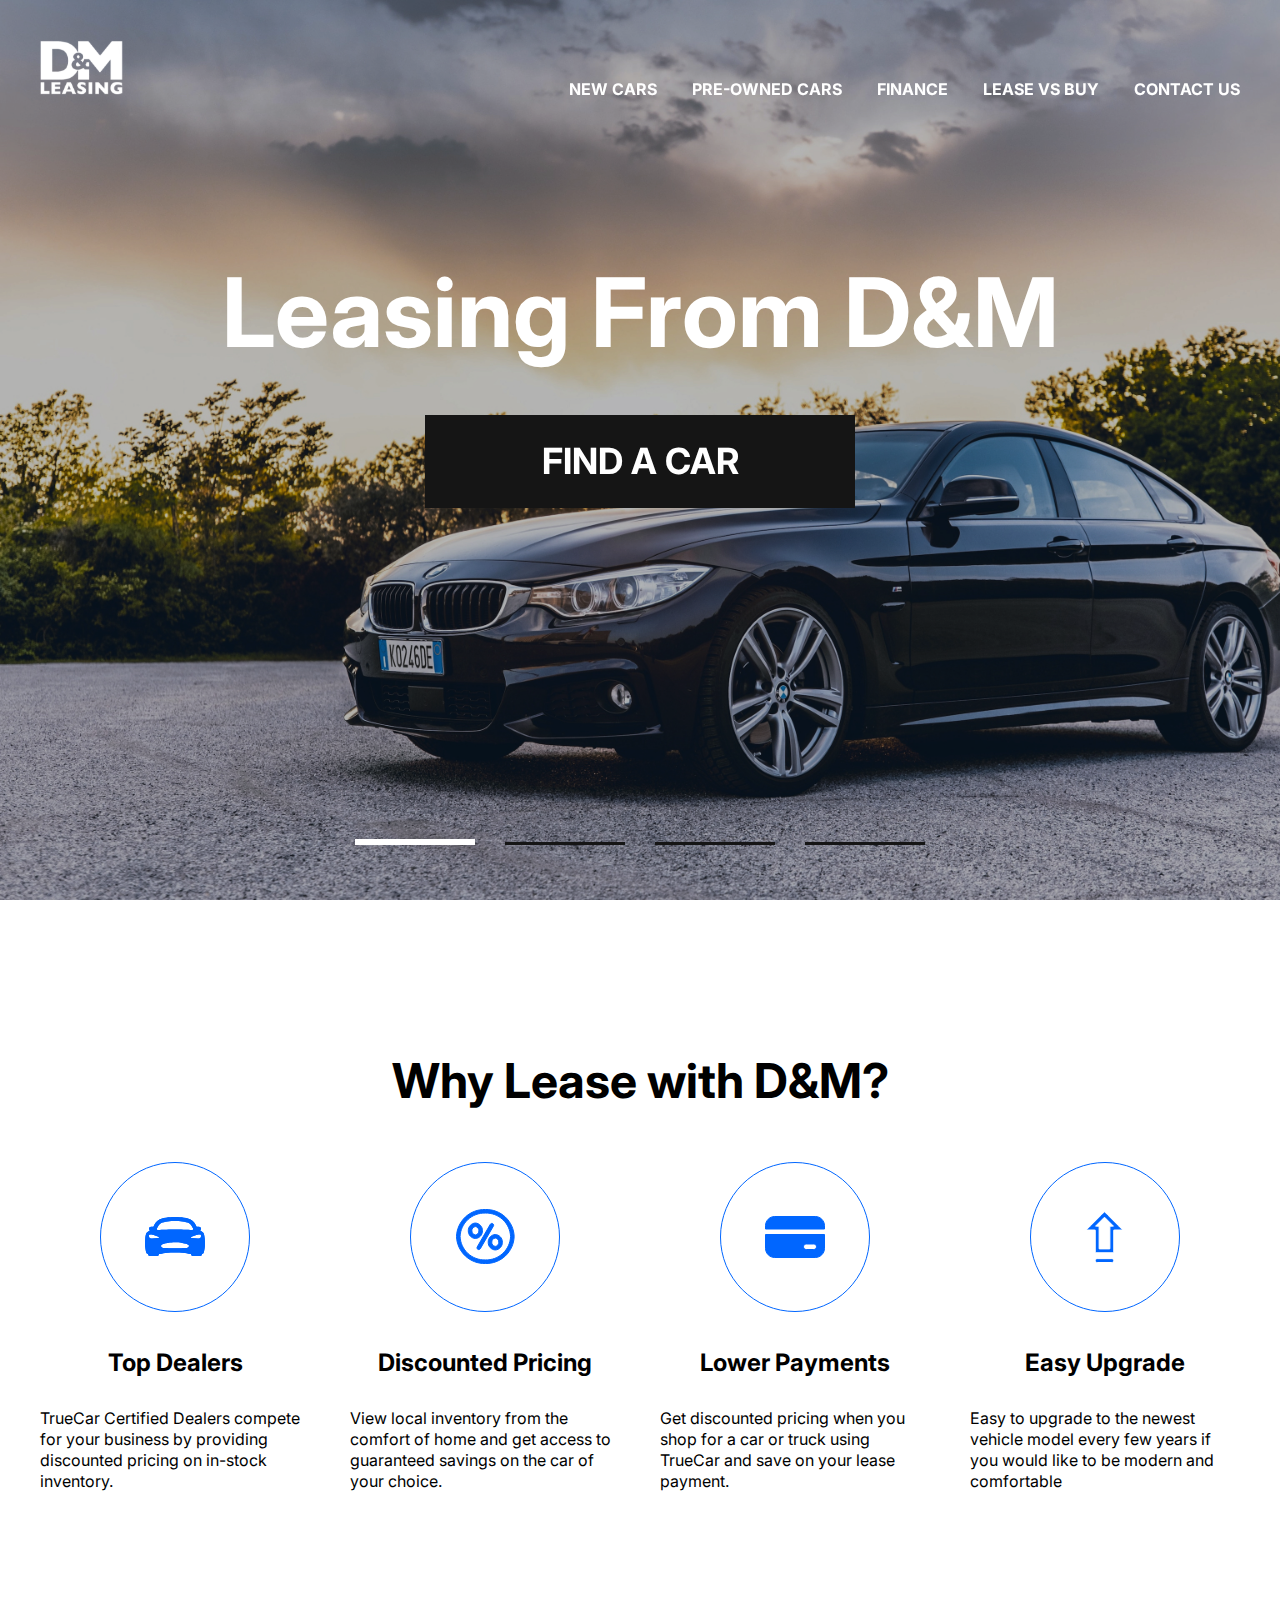
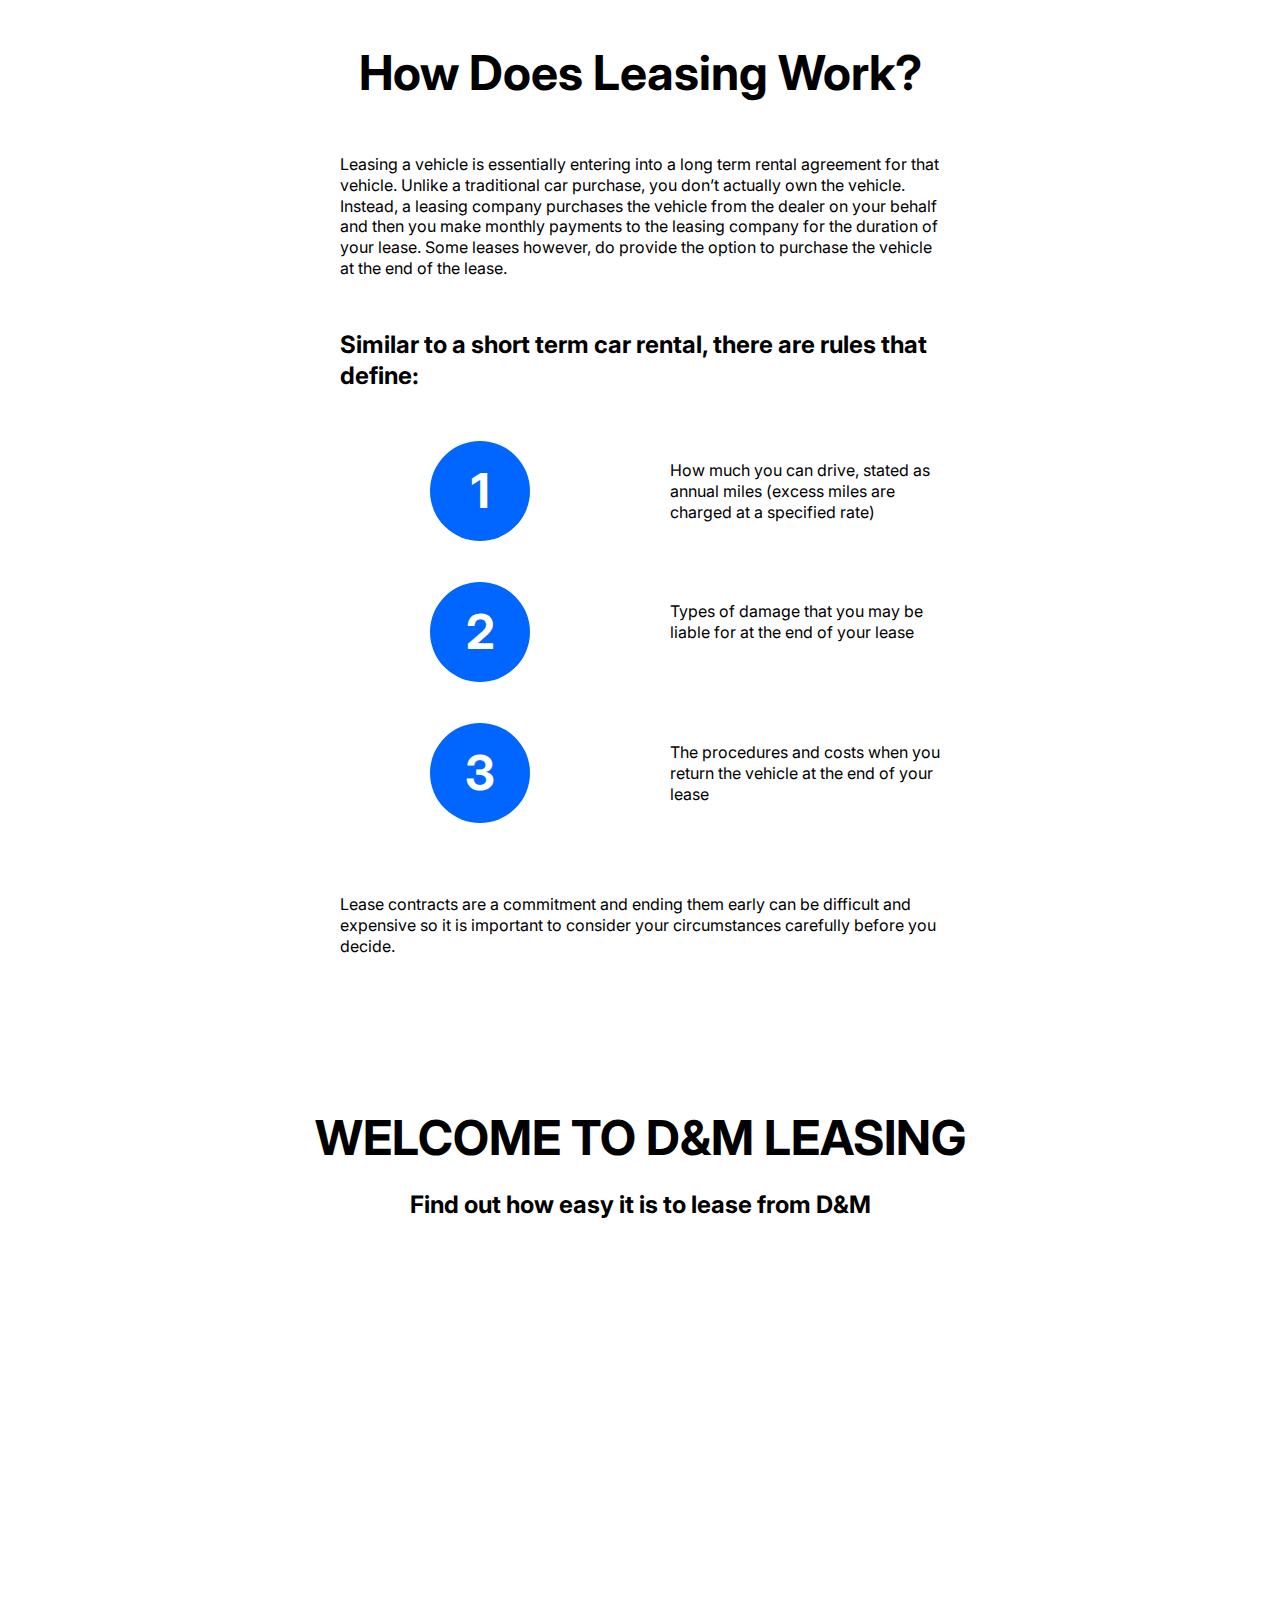
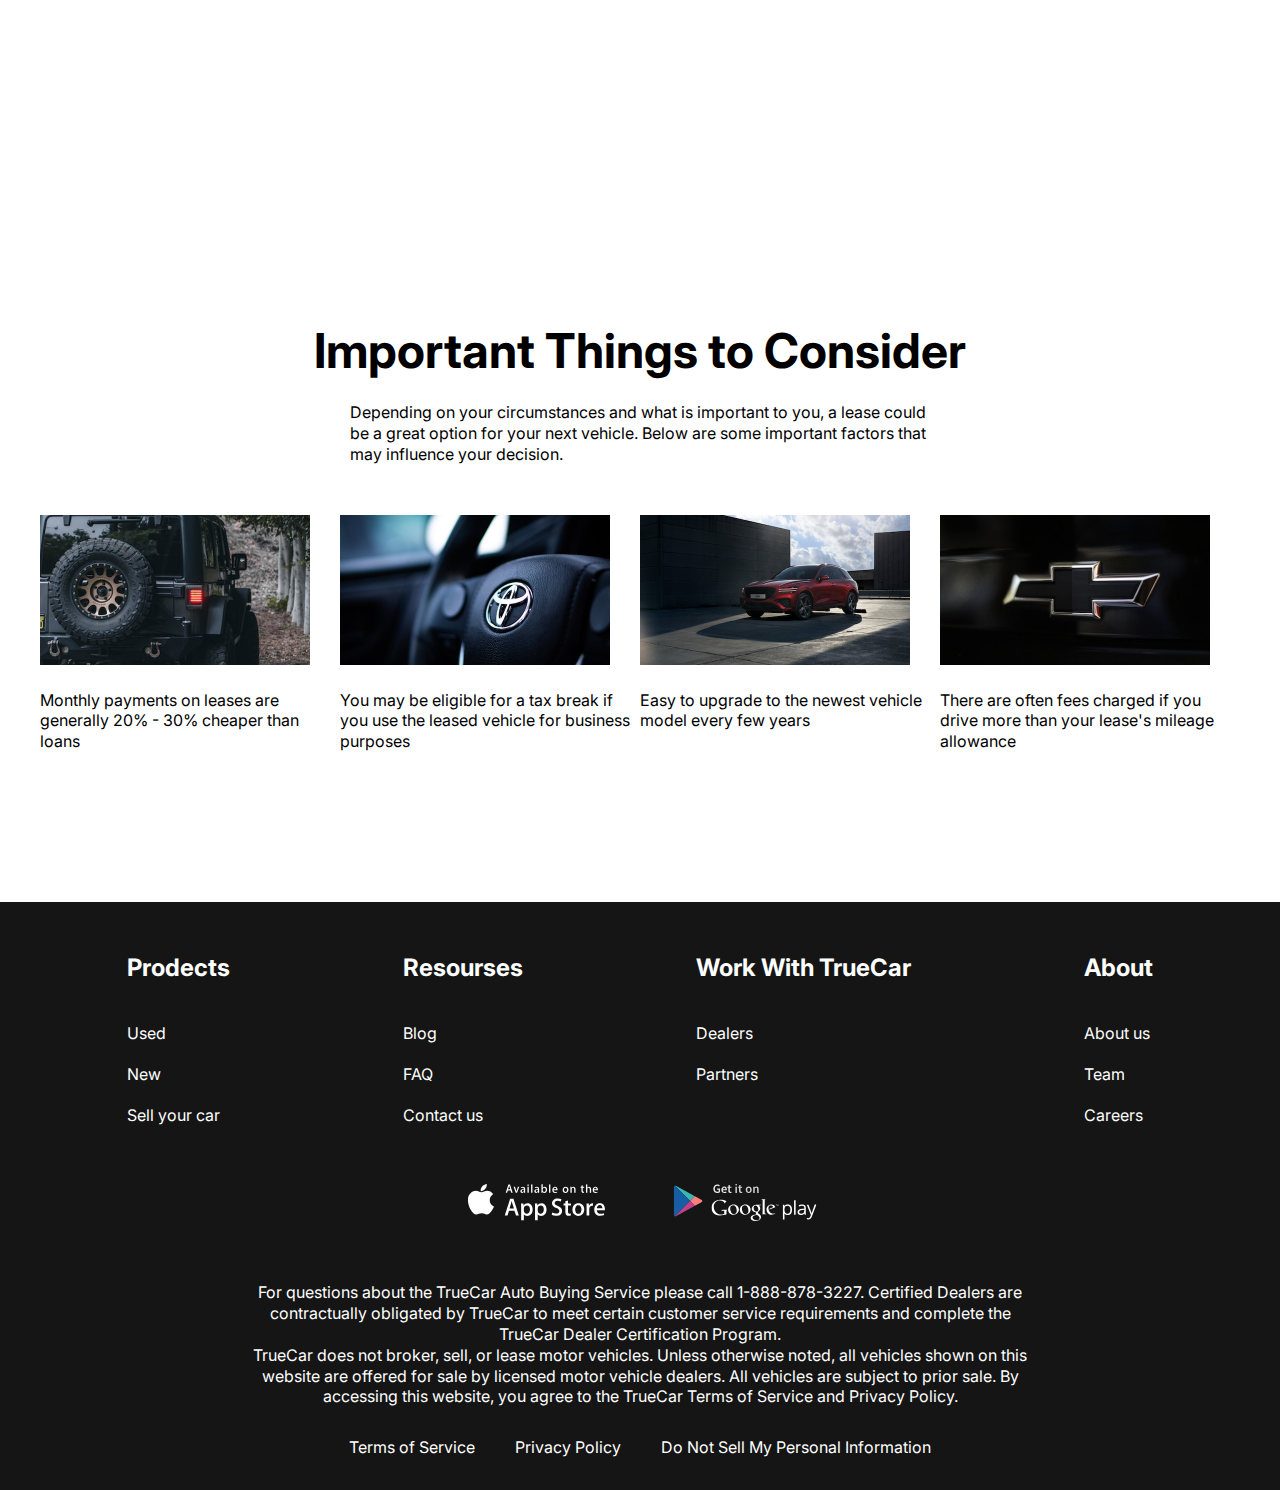
<file: index.html>
<!DOCTYPE html>
<html lang="en">
<head>
    <meta charset="UTF-8">
    <meta name="viewport" content="width=device-width, initial-scale=1.0">
    <title>Document</title>
    <link rel="preconnect" href="https://fonts.googleapis.com">
    <link rel="preconnect" href="https://fonts.gstatic.com" crossorigin>
    <link href="https://fonts.googleapis.com/css2?family=Inter:wght@400;700&display=swap" rel="stylesheet">
    <link rel="stylesheet" href="https://cdn.jsdelivr.net/npm/swiper@10/swiper-bundle.min.css"/>
    <link rel="stylesheet" href="css/style.css">
</head>
<body>
    
    <div class="wrapper">
        <header class="header header-main">
            <div class="container">
                <div class="header__inner">
                    <a href="index.html" class="logo">
                        <img src="img/logo.svg" alt="logo" class="logo__img">
                    </a>
                    <nav class="menu">
                        <button class="menu__btn">
                            <span></span>
                            <span></span>
                            <span></span>
                        </button>
                        <ul class="menu__list">
                            <li class="menu__list-item"><a href="new-car.html" class="menu__list-link">New Cars</a></li>
                            <li class="menu__list-item"><a href="#" class="menu__list-link">Pre-Owned Cars</a></li>
                            <li class="menu__list-item"><a href="#" class="menu__list-link">Finance</a></li>
                            <li class="menu__list-item"><a href="#" class="menu__list-link">Lease Vs Buy</a></li>
                            <li class="menu__list-item"><a href="contact.html" class="menu__list-link">Contact Us</a></li>
                        </ul>
                    </nav>
                </div>
            </div>
        </header>
        <main class="main">
            <section class="top">
                <div class="container">
                    <h1 class="title">
                        Leasing From D&M
                    </h1>
                    <a href="#" class="top__link">
                        FIND A CAR
                    </a>
                </div>
            </section>
            <div class="slider">
                <div class="swiper">
                    <div class="swiper-wrapper">
                        <div class="swiper-slide" style="background-image: url('img/slide1.jpg');"></div>
                        <div class="swiper-slide" style="background-image: url('img/slide2.jpg');"></div>
                        <div class="swiper-slide" style="background-image: url('img/slide1.jpg');"></div>
                        <div class="swiper-slide" style="background-image: url('img/slide2.jpg');"></div>
                    </div>
                    <div class="swiper-pagination"></div>
                </div>
            </div>
            <section class="why-lease">
                <div class="container">
                    <h2 class="section-title">
                        Why Lease with D&M?
                    </h2>
                    <ul class="why-lease__list">
                        <li class="why-lease__item">
                            <img class="why-lease__item-img" src="img/why-lease1.svg" alt="dealer">
                            <h3 class="why-lease__item-title">
                                Top Dealers
                            </h3>
                            <p class="why-lease__item-text">
                                TrueCar Certified Dealers compete for your business by providing discounted pricing on in-stock inventory.
                            </p>
                        </li>
                        <li class="why-lease__item">
                            <img class="why-lease__item-img" src="img/why-lease2.svg" alt="discounted">
                            <h3 class="why-lease__item-title">
                                Discounted Pricing
                            </h3>
                            <p class="why-lease__item-text">
                                View local inventory from the comfort of home and get access to guaranteed savings on the car of your choice.
                            </p>
                        </li>
                        <li class="why-lease__item">
                            <img class="why-lease__item-img" src="img/why-lease3.svg" alt="lower">
                            <h3 class="why-lease__item-title">
                                Lower Payments
                            </h3>
                            <p class="why-lease__item-text">
                                Get discounted pricing when you shop for a car or truck using TrueCar and save on your lease payment.
                            </p>
                        </li>
                        <li class="why-lease__item">
                            <img class="why-lease__item-img" src="img/why-lease4.svg" alt="easy">
                            <h3 class="why-lease__item-title">
                                Easy Upgrade
                            </h3>
                            <p class="why-lease__item-text">
                                Easy to upgrade to the newest vehicle model every few years if you would like to be modern and comfortable
                            </p>
                        </li>
                    </ul>
                </div>
            </section>
            <section class="how-does">
                <div class="container">
                    <div class="how-does__inner">
                        <h2 class="section-title">
                            How Does Leasing Work?
                        </h2>
                        <p class="how-does__text">
                            Leasing a vehicle is essentially entering into a long term rental agreement for that vehicle. Unlike a traditional car purchase, you don’t actually own the vehicle. Instead, a leasing company purchases the vehicle from the dealer on your behalf and then you make monthly payments to the leasing company for the duration of your lease. Some leases however, do provide the option to purchase the vehicle at the end of the lease.
                        </p>
                        <h4 class="how__does-title">
                            Similar to a short term car rental, there are rules that define:
                        </h4>
                        <ol class="how__does-list">
                            <li class="how__does-item">
                                How much you can drive, stated as annual miles (excess miles are charged at a specified rate)
                            </li>
                            <li class="how__does-item">
                                Types of damage that you may be liable for at the end of your lease
                            </li>
                            <li class="how__does-item">
                                The procedures and costs when you return the vehicle at the end of your lease
                            </li>
                        </ol>
                        <p class="how-does__text">
                            Lease contracts are a commitment and ending them early can be difficult and expensive so it is important to consider your circumstances carefully before you decide.
                        </p>
                    </div>
                </div>
            </section>
            <section class="video">
                <h2 class="section-title video__title">
                    WELCOME TO D&M LEASING
                </h2>
                <p class="video__text">
                    Find out how easy it is to lease from D&M
                </p>
                <iframe class="video__content" width="1000" height="500" src="https://www.youtube.com/embed/4dlkQZsz85Q?si=HaIWjsfZYEboMS5g&amp;controls=0"
                title="YouTube video player" frameborder="0" allow="accelerometer; autoplay; clipboard-write; encrypted-media; gyroscope;
                 picture-in-picture; web-share" allowfullscreen>
                </iframe>
            </section>
            <section class="important">
                <div class="container">
                    <h2 class="section-title important__title">
                        Important Things to Consider
                    </h2>
                    <p class="important__text">
                        Depending on your circumstances and what is important to you, a lease could be a great option for your next vehicle. Below are some important factors that may influence your decision.
                    </p>
                    <ul class="important__list">
                        <li class="important__item">
                            <img class="important__item-img" src="img/important1.jpg" alt="important">
                            <p class="important__item-text">
                                Monthly payments on leases are generally 20% - 30% cheaper than loans
                            </p>
                        </li>
                        <li class="important__item">
                            <img class="important__item-img" src="img/important2.jpg" alt="important">
                            <p class="important__item-text">
                                You may be eligible for a tax break if you use the leased vehicle for business purposes
                            </p>
                        </li>
                        <li class="important__item">
                            <img class="important__item-img" src="img/important3.jpg" alt="important">
                            <p class="important__item-text">
                                Easy to upgrade to the newest vehicle model every few years
                            </p>
                        </li>
                        <li class="important__item">
                            <img class="important__item-img" src="img/important4.jpg" alt="important">
                            <p class="important__item-text">
                                There are often fees charged if you drive more than your lease's mileage allowance
                            </p>
                        </li>
                    </ul>
                </div>
            </section>
        </main>
        <footer class="footer">
            <div class="container">
                <nav class="footer__menu">
                    <ul class="footer__menu-list">
                        <li class="footer__menu-item">
                            <p class="footer__menu-title">Prodects</p>
                        </li>
                        <li class="footer__menu-item">
                            <a href="#" class="footer__menu-link">Used</a>
                        </li>
                        <li class="footer__menu-item">
                            <a href="#" class="footer__menu-link">New</a>
                        </li>
                        <li class="footer__menu-item">
                            <a href="#" class="footer__menu-link">Sell your car</a>
                        </li>
                    </ul>
                    <ul class="footer__menu-list">
                        <li class="footer__menu-item">
                            <p class="footer__menu-title">Resourses</p>
                        </li>
                        <li class="footer__menu-item">
                            <a href="#" class="footer__menu-link">Blog</a>
                        </li>
                        <li class="footer__menu-item">
                            <a href="#" class="footer__menu-link">FAQ</a>
                        </li>
                        <li class="footer__menu-item">
                            <a href="#" class="footer__menu-link">Contact us</a>
                        </li>
                    </ul>
                    <ul class="footer__menu-list">
                        <li class="footer__menu-item">
                            <p class="footer__menu-title">Work With TrueCar</p>
                        </li>
                        <li class="footer__menu-item">

                            <a href="#" class="footer__menu-link">Dealers</a>
                        </li>
                        <li class="footer__menu-item">
                            <a href="#" class="footer__menu-link">Partners</a>
                        </li>
                    </ul>
                    <ul class="footer__menu-list">
                        <li class="footer__menu-item">
                            <p class="footer__menu-title">About</p>
                        </li>
                        <li class="footer__menu-item">
                            <a href="#" class="footer__menu-link">About us</a>
                        </li>
                        <li class="footer__menu-item">
                            <a href="#" class="footer__menu-link">Team</a>
                        </li>
                        <li class="footer__menu-item">
                            <a href="#" class="footer__menu-link">Careers</a>
                        </li>
                    </ul>
                </nav>
                <ul class="app">
                    <li class="app__item">
                        <a href="#" class="app__item-link">
                            <img class="app__item-img" src="img/appstore.svg" alt="appstore">
                        </a>
                    </li>
                    <li class="app__item">
                        <a href="#" class="app__item-link">
                            <img class="app__item-img" src="img/googleplay.svg" alt="googleplay">
                        </a>
                    </li>
                </ul>
                <div class="footer__copy">
                    <p class="footer__copy-text">
                        For questions about the TrueCar Auto Buying Service please call 1-888-878-3227.
                        Certified Dealers are contractually obligated by TrueCar to meet certain customer service requirements and complete the TrueCar Dealer Certification Program.
                    </p>
                    <p class="footer__copy-text">
                        TrueCar does not broker, sell, or lease motor vehicles. Unless otherwise noted, all vehicles shown on this website are offered for sale by licensed motor vehicle dealers. All vehicles are subject to prior sale. By accessing this website, you agree to the TrueCar Terms of Service and Privacy Policy.
                    </p>
                </div>
                <nav class="copy__nav">
                    <ul class="copy__nav-list">
                        <li class="copy__nav-item">
                            <a href="#" class="copy__nav-link">Terms of Service</a>
                        </li>
                        <li class="copy__nav-item">
                            <a href="#" class="copy__nav-link">Privacy Policy</a>
                        </li>
                        <li class="copy__nav-item">
                            <a href="#" class="copy__nav-link">Do Not Sell My Personal Information</a>
                        </li>
                    </ul>
                </nav>
            </div>
        </footer>
    </div>
    <script src="https://cdn.jsdelivr.net/npm/swiper@10/swiper-bundle.min.js"></script>
    <script src="js/main.js"></script>
</body>
</html>
</file>
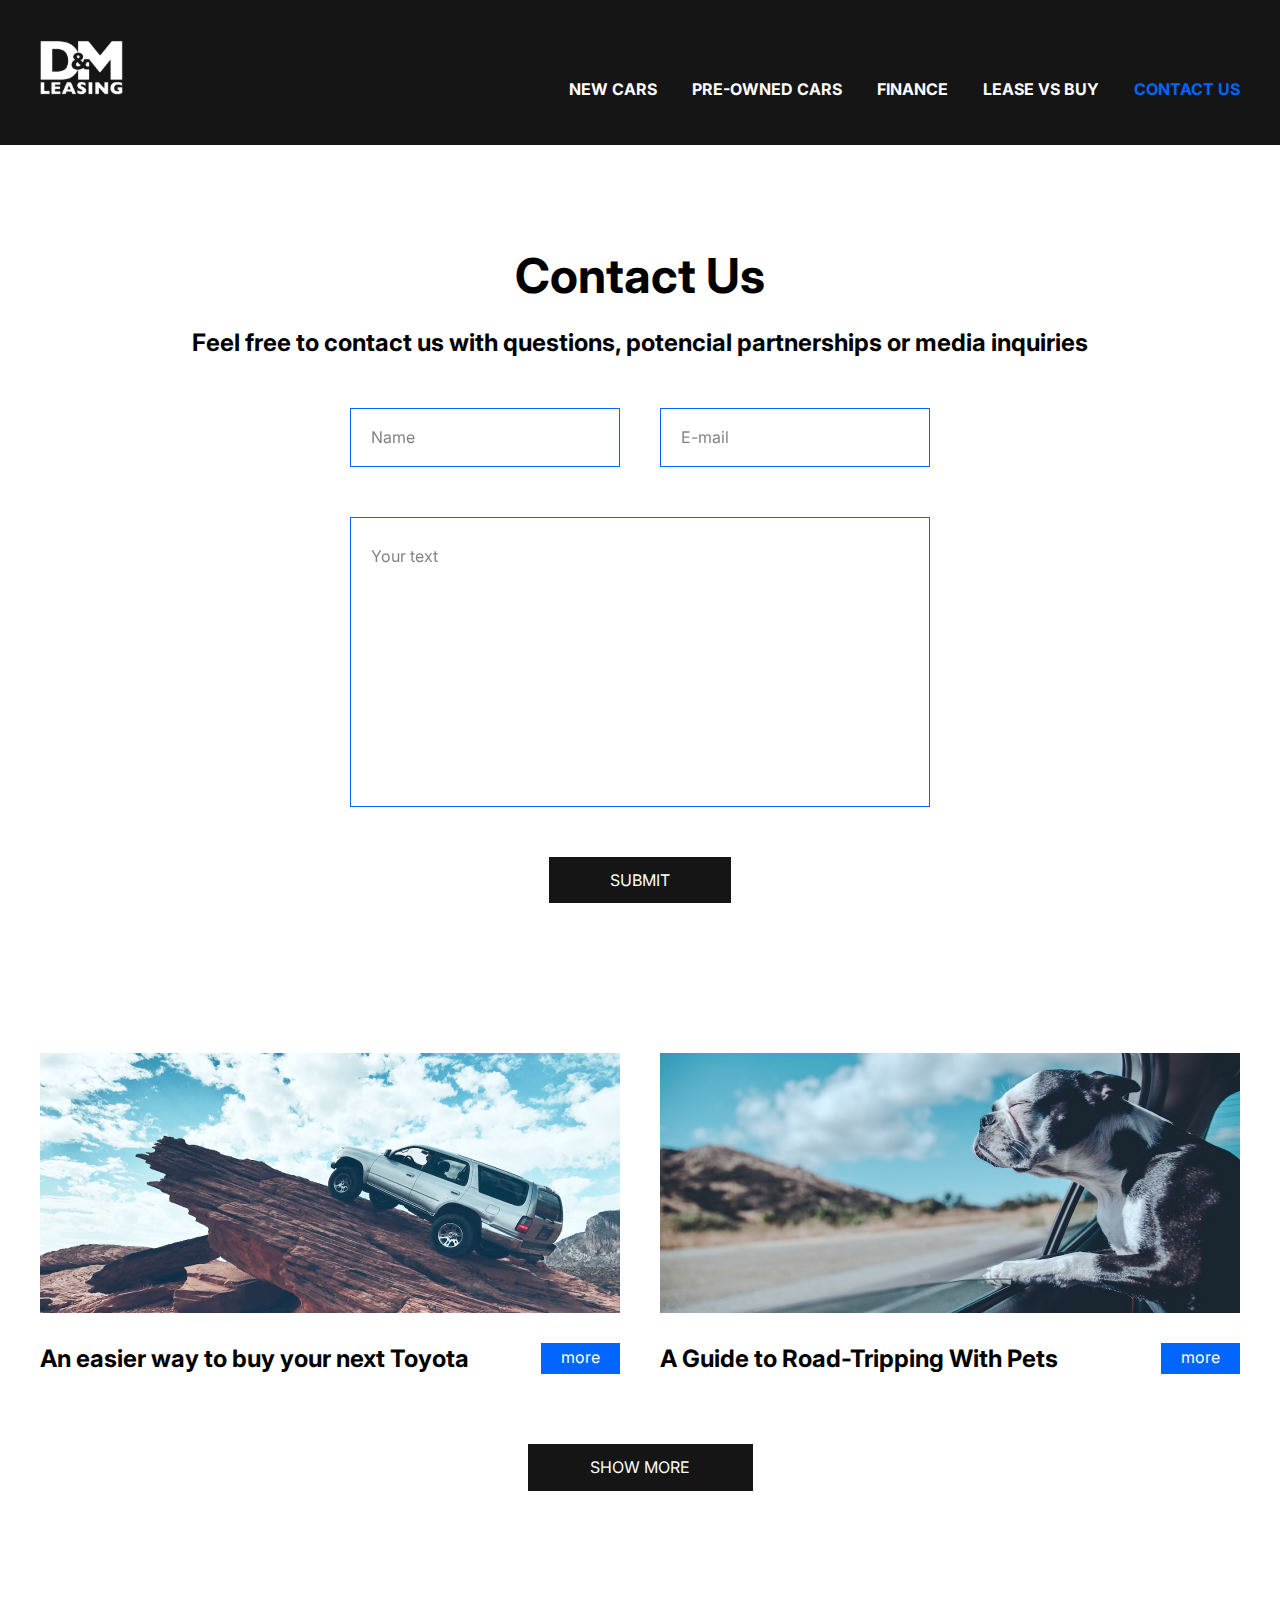
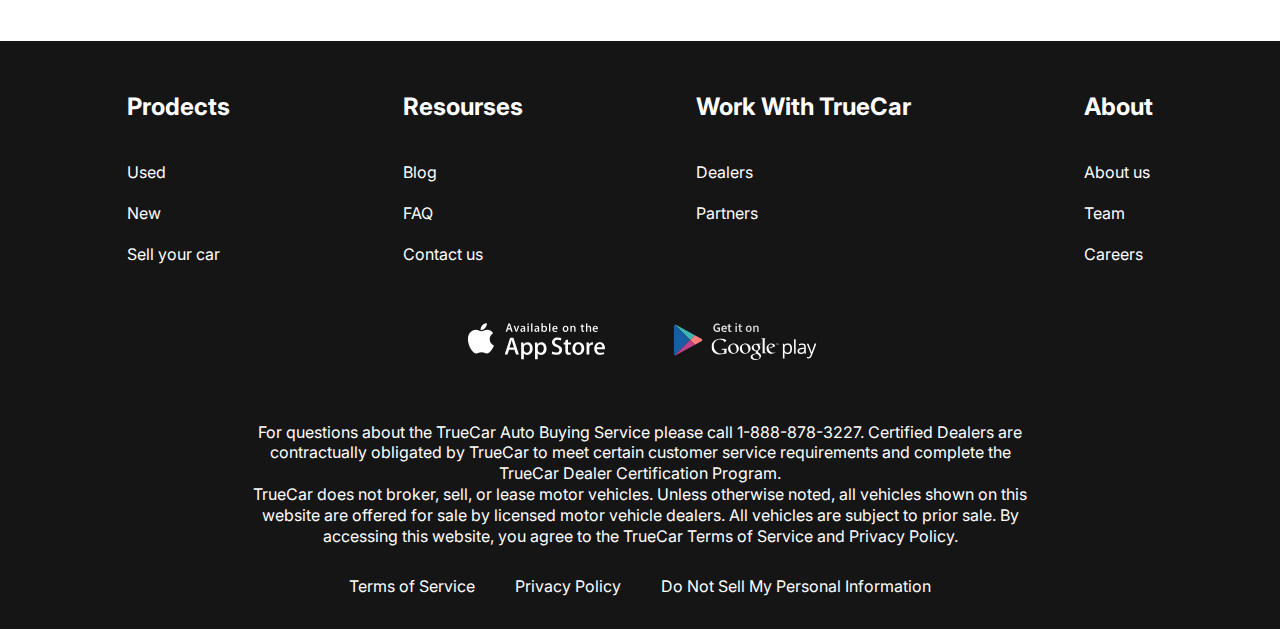
<file: contact.html>
<!DOCTYPE html>
<html lang="en">
<head>
    <meta charset="UTF-8">
    <meta name="viewport" content="width=device-width, initial-scale=1.0">
    <title>Document</title>
    <link rel="preconnect" href="https://fonts.googleapis.com">
    <link rel="preconnect" href="https://fonts.gstatic.com" crossorigin>
    <link href="https://fonts.googleapis.com/css2?family=Inter:wght@400;700&display=swap" rel="stylesheet">
    <link rel="stylesheet" href="css/style.css">
</head>
<body>
    
    <div class="wrapper">
        <header class="header">
            <div class="container">
                <div class="header__inner">
                    <a href="index.html" class="logo">
                        <img src="img/logo.svg" alt="logo" class="logo__img">
                    </a>
                    <nav class="menu">
                        <button class="menu__btn">
                            <span></span>
                            <span></span>
                            <span></span>
                        </button>
                        <ul class="menu__list">
                            <li class="menu__list-item"><a href="new-car.html" class="menu__list-link">New Cars</a></li>
                            <li class="menu__list-item"><a href="#" class="menu__list-link">Pre-Owned Cars</a></li>
                            <li class="menu__list-item"><a href="#" class="menu__list-link">Finance</a></li>
                            <li class="menu__list-item"><a href="#" class="menu__list-link">Lease Vs Buy</a></li>
                            <li class="menu__list-item"><a href="#" class="menu__list-link menu__list-link--active">Contact Us</a></li>
                        </ul>
                    </nav>
                </div>
            </div>
        </header>
        <main class="main">
            <section class="contacts">
                <div class="container">
                    <h2 class="section-title contacts__title">
                        Contact Us
                    </h2>
                    <p class="contacts__text">
                        Feel free to contact us with questions, potencial partnerships or media inquiries
                    </p>
                    <form action="#" class="form">
                        <input type="text" placeholder="Name" class="form__input">
                        <input type="email" placeholder="E-mail" class="form__input">
                        <textarea class="form__textarea" placeholder="Your text"></textarea>
                        <button class="form__btn" type="submit">SUBMIT</button>
                    </form>
                </div>
            </section>
            <section class="blog">
                <div class="container">
                    <div class="blog__items">
                        <div class="blog__item">
                            <img class="blog__item-img" src="img/blog1.jpg" alt="blog1">
                            <h4 class="blog__item-title">
                                An easier way to buy your next Toyota
                            </h4>
                            <a href="#" class="blog__item-link">more</a>
                        </div>
                        <div class="blog__item">
                            <img class="blog__item-img" src="img/blog2.jpg" alt="blog2">
                            <h4 class="blog__item-title">
                                A Guide to Road-Tripping With Pets
                            </h4>
                            <a href="#" class="blog__item-link">more</a>
                        </div>
                    </div>
                    <a class="showmore-link" href="#">SHOW MORE</a>
                </div>
            </section>
        </main>
        <footer class="footer">
            <div class="container">
                <nav class="footer__menu">
                    <ul class="footer__menu-list">
                        <li class="footer__menu-item">
                            <p class="footer__menu-title">Prodects</p>
                        </li>
                        <li class="footer__menu-item">
                            <a href="#" class="footer__menu-link">Used</a>
                        </li>
                        <li class="footer__menu-item">
                            <a href="#" class="footer__menu-link">New</a>
                        </li>
                        <li class="footer__menu-item">
                            <a href="#" class="footer__menu-link">Sell your car</a>
                        </li>
                    </ul>
                    <ul class="footer__menu-list">
                        <li class="footer__menu-item">
                            <p class="footer__menu-title">Resourses</p>
                        </li>
                        <li class="footer__menu-item">
                            <a href="#" class="footer__menu-link">Blog</a>
                        </li>
                        <li class="footer__menu-item">
                            <a href="#" class="footer__menu-link">FAQ</a>
                        </li>
                        <li class="footer__menu-item">
                            <a href="#" class="footer__menu-link">Contact us</a>
                        </li>
                    </ul>
                    <ul class="footer__menu-list">
                        <li class="footer__menu-item">
                            <p class="footer__menu-title">Work With TrueCar</p>
                        </li>
                        <li class="footer__menu-item">

                            <a href="#" class="footer__menu-link">Dealers</a>
                        </li>
                        <li class="footer__menu-item">
                            <a href="#" class="footer__menu-link">Partners</a>
                        </li>
                    </ul>
                    <ul class="footer__menu-list">
                        <li class="footer__menu-item">
                            <p class="footer__menu-title">About</p>
                        </li>
                        <li class="footer__menu-item">
                            <a href="#" class="footer__menu-link">About us</a>
                        </li>
                        <li class="footer__menu-item">
                            <a href="#" class="footer__menu-link">Team</a>
                        </li>
                        <li class="footer__menu-item">
                            <a href="#" class="footer__menu-link">Careers</a>
                        </li>
                    </ul>
                </nav>
                <ul class="app">
                    <li class="app__item">
                        <a href="#" class="app__item-link">
                            <img class="app__item-img" src="img/appstore.svg" alt="appstore">
                        </a>
                    </li>
                    <li class="app__item">
                        <a href="#" class="app__item-link">
                            <img class="app__item-img" src="img/googleplay.svg" alt="googleplay">
                        </a>
                    </li>
                </ul>
                <div class="footer__copy">
                    <p class="footer__copy-text">
                        For questions about the TrueCar Auto Buying Service please call 1-888-878-3227.
                        Certified Dealers are contractually obligated by TrueCar to meet certain customer service requirements and complete the TrueCar Dealer Certification Program.
                    </p>
                    <p class="footer__copy-text">
                        TrueCar does not broker, sell, or lease motor vehicles. Unless otherwise noted, all vehicles shown on this website are offered for sale by licensed motor vehicle dealers. All vehicles are subject to prior sale. By accessing this website, you agree to the TrueCar Terms of Service and Privacy Policy.
                    </p>
                </div>
                <nav class="copy__nav">
                    <ul class="copy__nav-list">
                        <li class="copy__nav-item">
                            <a href="#" class="copy__nav-link">Terms of Service</a>
                        </li>
                        <li class="copy__nav-item">
                            <a href="#" class="copy__nav-link">Privacy Policy</a>
                        </li>
                        <li class="copy__nav-item">
                            <a href="#" class="copy__nav-link">Do Not Sell My Personal Information</a>
                        </li>
                    </ul>
                </nav>
            </div>
        </footer>
    </div>
    <script src="/js/main.js"></script>
</body>
</html>
</file>
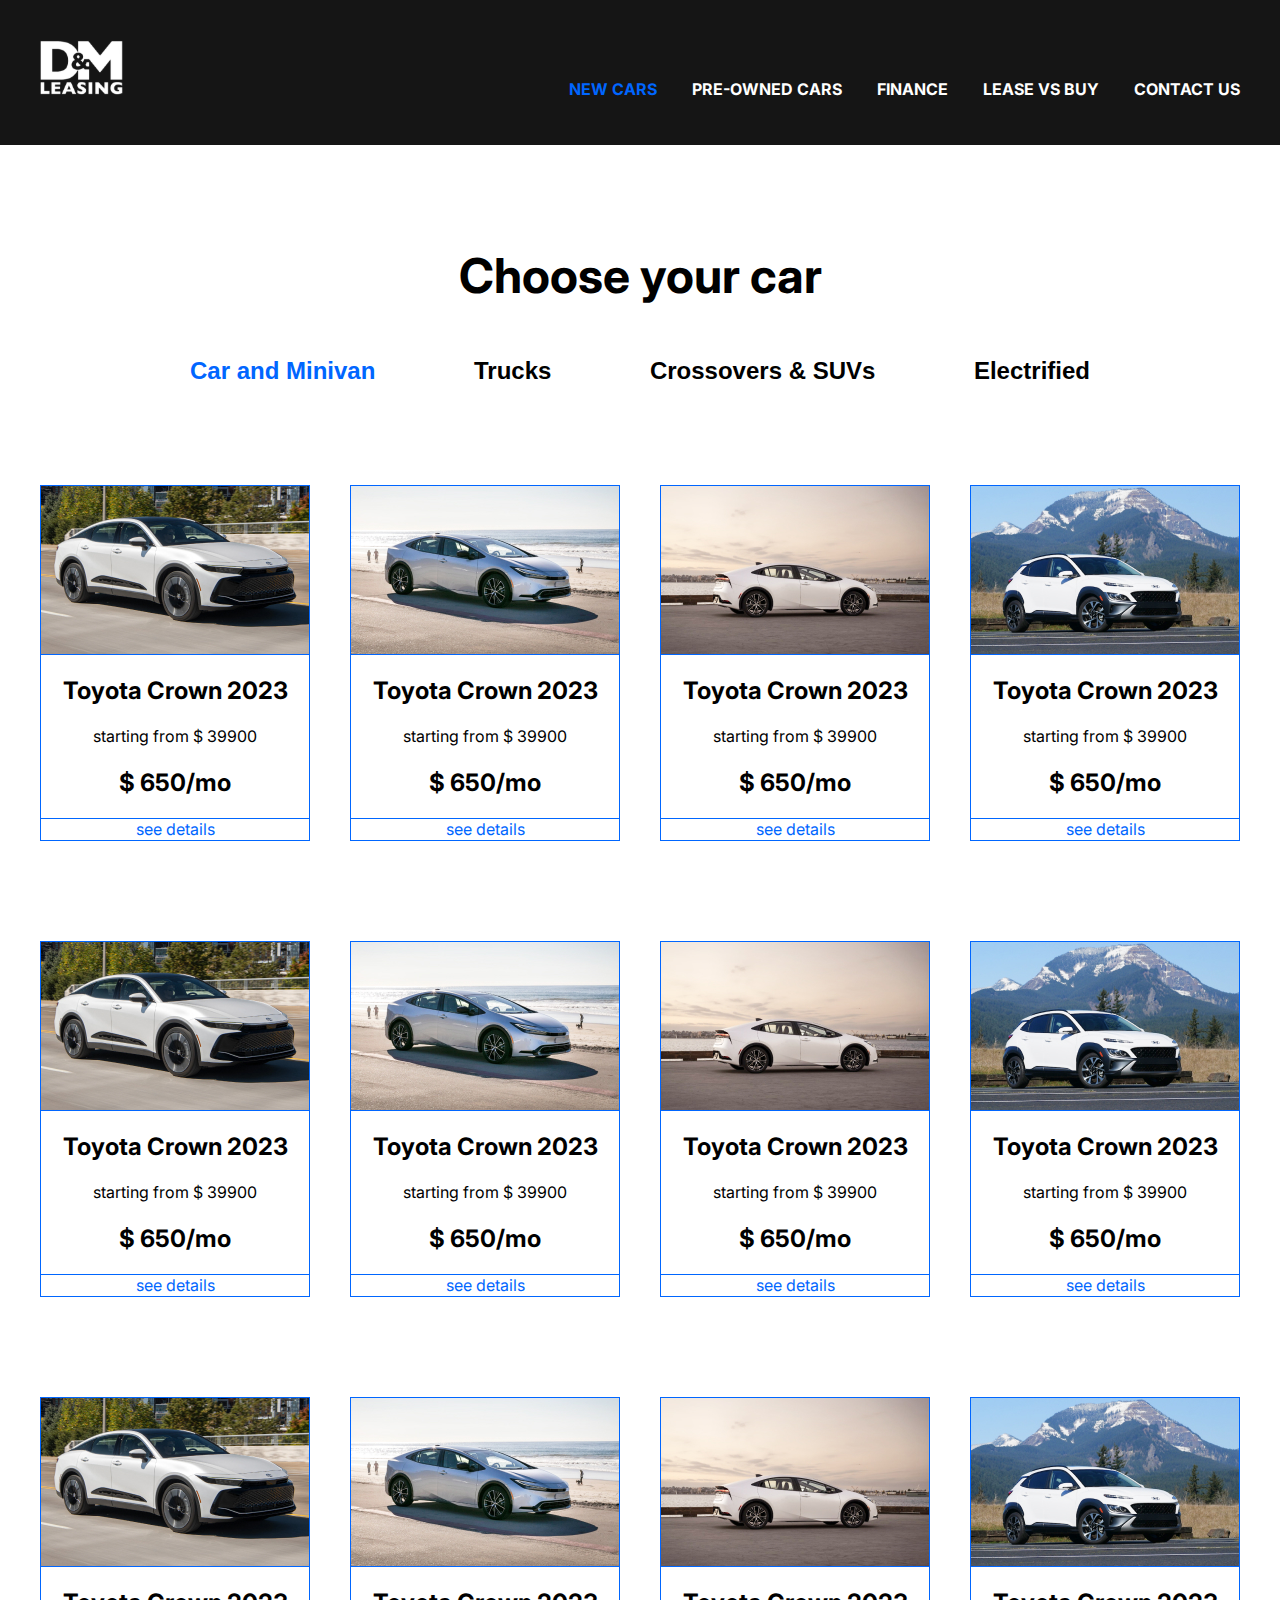
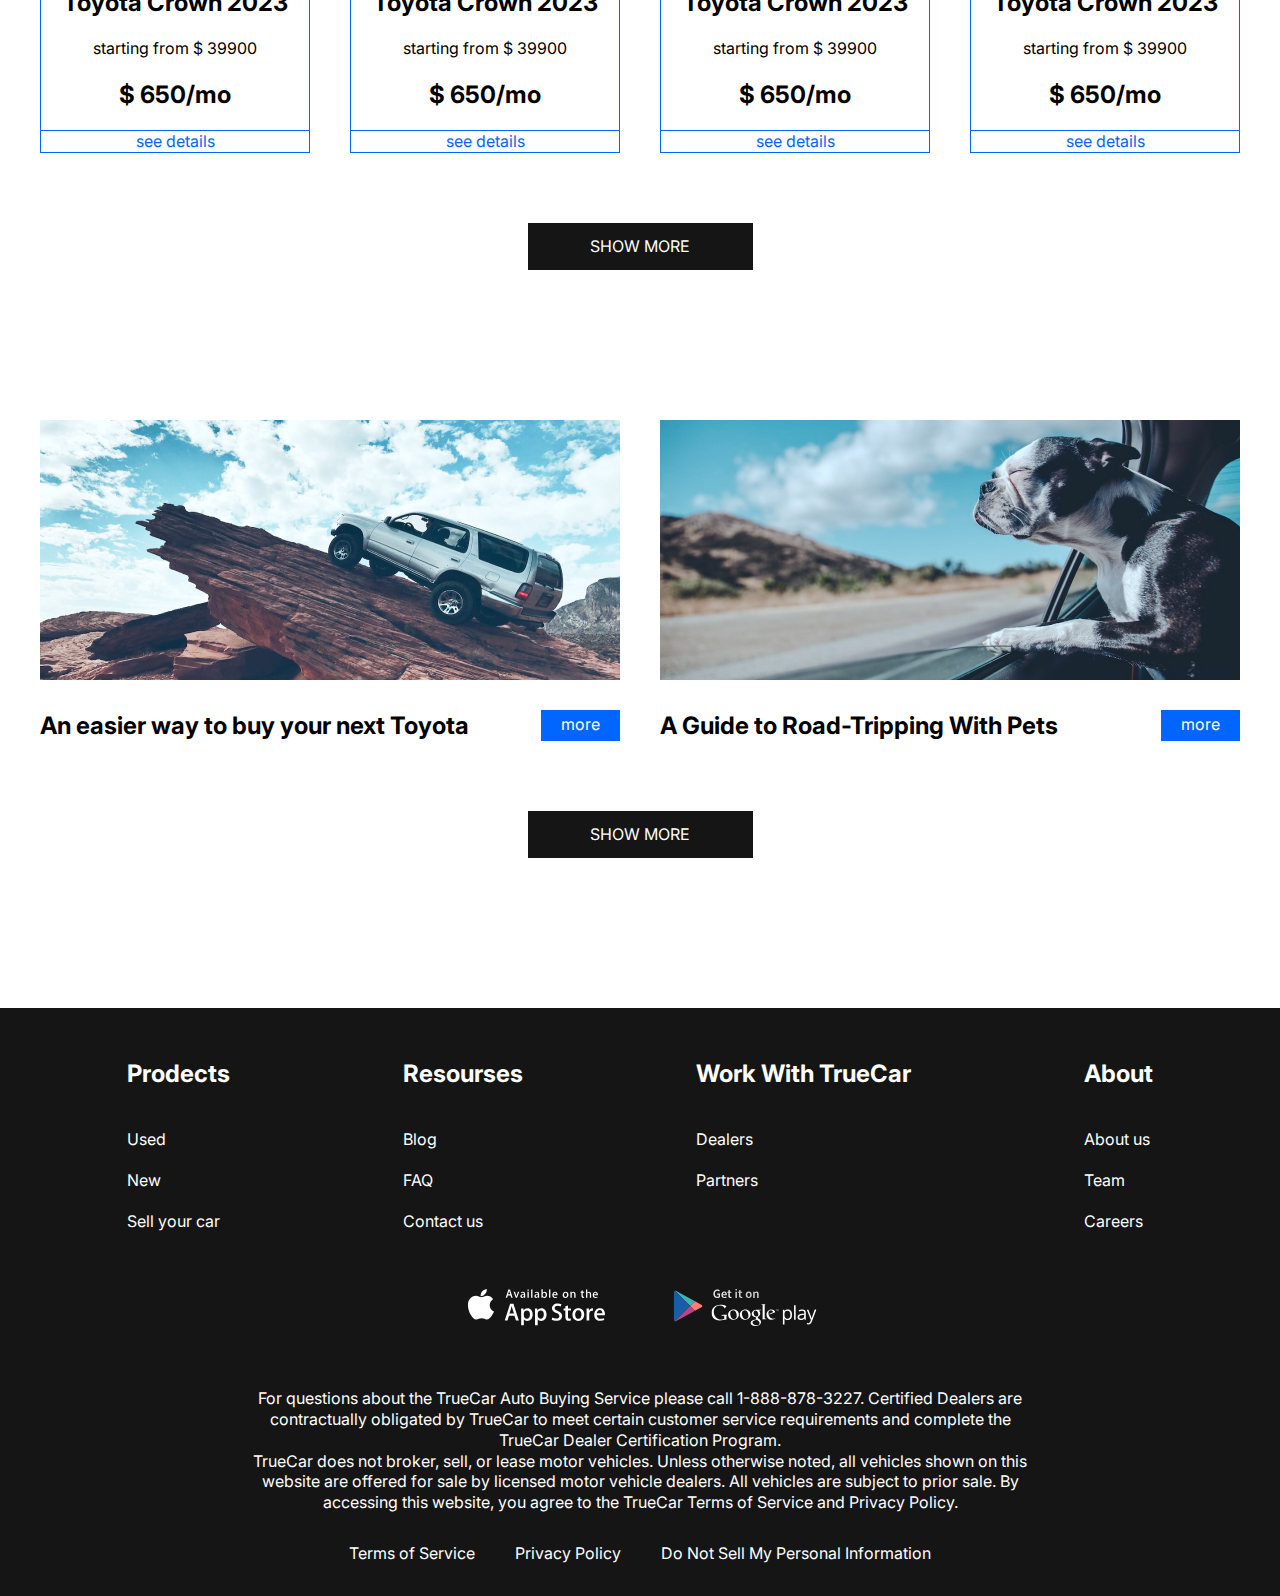
<file: new-car.html>
<!DOCTYPE html>
<html lang="en">
<head>
    <meta charset="UTF-8">
    <meta name="viewport" content="width=device-width, initial-scale=1.0">
    <title>Document</title>
    <link rel="preconnect" href="https://fonts.googleapis.com">
    <link rel="preconnect" href="https://fonts.gstatic.com" crossorigin>
    <link href="https://fonts.googleapis.com/css2?family=Inter:wght@400;700&display=swap" rel="stylesheet">
    <link rel="stylesheet" href="css/style.css">
</head>
<body>
    
    <div class="wrapper">
        <header class="header">
            <div class="container">
                <div class="header__inner">
                    <a href="index.html" class="logo">
                        <img src="img/logo.svg" alt="logo" class="logo__img">
                    </a>
                    <nav class="menu">
                        <button class="menu__btn">
                            <span></span>
                            <span></span>
                            <span></span>
                        </button>
                        <ul class="menu__list">
                            <li class="menu__list-item"><a href="#" class="menu__list-link menu__list-link--active">New Cars</a></li>
                            <li class="menu__list-item"><a href="#" class="menu__list-link">Pre-Owned Cars</a></li>
                            <li class="menu__list-item"><a href="#" class="menu__list-link">Finance</a></li>
                            <li class="menu__list-item"><a href="#" class="menu__list-link">Lease Vs Buy</a></li>
                            <li class="menu__list-item"><a href="contact.html" class="menu__list-link">Contact Us</a></li>
                        </ul>
                    </nav>
                </div>
            </div>
        </header>
        <main class="main">

            <section class="choose">
                <div class="container">
                    <h2 class="section-title">
                        Choose your car
                    </h2>
                    <div class="tabs">
                        <div class="tabs__btn">
                            <button class="tabs__btn-item tabs__btn-item--active" data-button="content1">Car and Minivan</button>
                            <button class="tabs__btn-item" data-button="content2">Trucks</button>
                            <button class="tabs__btn-item" data-button="content3">Crossovers & SUVs</button>
                            <button class="tabs__btn-item" data-button="content4">Electrified</button>
                        </div>
                        <div class="tabs__content">
                            <div class="tabs__content-item tabs__content-item--active" id="content1">
                                <div class="card">
                                    <img class="card__img" src="img/card1.jpg" alt="card">
                                    <div class="card__content">
                                        <h4 class="card__title">
                                            Toyota Crown 2023
                                        </h4>
                                        <p class="card__text">
                                            starting from $ 39900
                                        </p>
                                        <p class="card__price">
                                            $ 650/mo
                                        </p>
                                    </div>
                                    <a href="#" class="card__link">see details</a>
                                </div>
                                <div class="card">
                                    <img class="card__img" src="img/card2.jpg" alt="card">
                                    <div class="card__content">
                                        <h4 class="card__title">
                                            Toyota Crown 2023
                                        </h4>
                                        <p class="card__text">
                                            starting from $ 39900
                                        </p>
                                        <p class="card__price">
                                            $ 650/mo
                                        </p>
                                    </div>
                                    <a href="#" class="card__link">see details</a>
                                </div>
                                <div class="card">
                                    <img class="card__img" src="img/card3.jpg" alt="card">
                                    <div class="card__content">
                                        <h4 class="card__title">
                                            Toyota Crown 2023
                                        </h4>
                                        <p class="card__text">
                                            starting from $ 39900
                                        </p>
                                        <p class="card__price">
                                            $ 650/mo
                                        </p>
                                    </div>
                                    <a href="#" class="card__link">see details</a>
                                </div>
                                <div class="card">
                                    <img class="card__img" src="img/card4.jpg" alt="card">
                                    <div class="card__content">
                                        <h4 class="card__title">
                                            Toyota Crown 2023
                                        </h4>
                                        <p class="card__text">
                                            starting from $ 39900
                                        </p>
                                        <p class="card__price">
                                            $ 650/mo
                                        </p>
                                    </div>
                                    <a href="#" class="card__link">see details</a>
                                </div>
                                <div class="card">
                                    <img class="card__img" src="img/card1.jpg" alt="card">
                                    <div class="card__content">
                                        <h4 class="card__title">
                                            Toyota Crown 2023
                                        </h4>
                                        <p class="card__text">
                                            starting from $ 39900
                                        </p>
                                        <p class="card__price">
                                            $ 650/mo
                                        </p>
                                    </div>
                                    <a href="#" class="card__link">see details</a>
                                </div>
                                <div class="card">
                                    <img class="card__img" src="img/card2.jpg" alt="card">
                                    <div class="card__content">
                                        <h4 class="card__title">
                                            Toyota Crown 2023
                                        </h4>
                                        <p class="card__text">
                                            starting from $ 39900
                                        </p>
                                        <p class="card__price">
                                            $ 650/mo
                                        </p>
                                    </div>
                                    <a href="#" class="card__link">see details</a>
                                </div>
                                <div class="card">
                                    <img class="card__img" src="img/card3.jpg" alt="card">
                                    <div class="card__content">
                                        <h4 class="card__title">
                                            Toyota Crown 2023
                                        </h4>
                                        <p class="card__text">
                                            starting from $ 39900
                                        </p>
                                        <p class="card__price">
                                            $ 650/mo
                                        </p>
                                    </div>
                                    <a href="#" class="card__link">see details</a>
                                </div>
                                <div class="card">
                                    <img class="card__img" src="img/card4.jpg" alt="card">
                                    <div class="card__content">
                                        <h4 class="card__title">
                                            Toyota Crown 2023
                                        </h4>
                                        <p class="card__text">
                                            starting from $ 39900
                                        </p>
                                        <p class="card__price">
                                            $ 650/mo
                                        </p>
                                    </div>
                                    <a href="#" class="card__link">see details</a>
                                </div>
                                <div class="card">
                                    <img class="card__img" src="img/card1.jpg" alt="card">
                                    <div class="card__content">
                                        <h4 class="card__title">
                                            Toyota Crown 2023
                                        </h4>
                                        <p class="card__text">
                                            starting from $ 39900
                                        </p>
                                        <p class="card__price">
                                            $ 650/mo
                                        </p>
                                    </div>
                                    <a href="#" class="card__link">see details</a>
                                </div>
                                <div class="card">
                                    <img class="card__img" src="img/card2.jpg" alt="card">
                                    <div class="card__content">
                                        <h4 class="card__title">
                                            Toyota Crown 2023
                                        </h4>
                                        <p class="card__text">
                                            starting from $ 39900
                                        </p>
                                        <p class="card__price">
                                            $ 650/mo
                                        </p>
                                    </div>
                                    <a href="#" class="card__link">see details</a>
                                </div>
                                <div class="card">
                                    <img class="card__img" src="img/card3.jpg" alt="card">
                                    <div class="card__content">
                                        <h4 class="card__title">
                                            Toyota Crown 2023
                                        </h4>
                                        <p class="card__text">
                                            starting from $ 39900
                                        </p>
                                        <p class="card__price">
                                            $ 650/mo
                                        </p>
                                    </div>
                                    <a href="#" class="card__link">see details</a>
                                </div>
                                <div class="card">
                                    <img class="card__img" src="img/card4.jpg" alt="card">
                                    <div class="card__content">
                                        <h4 class="card__title">
                                            Toyota Crown 2023
                                        </h4>
                                        <p class="card__text">
                                            starting from $ 39900
                                        </p>
                                        <p class="card__price">
                                            $ 650/mo
                                        </p>
                                    </div>
                                    <a href="#" class="card__link">see details</a>
                                </div>
                            </div>
                            <div class="tabs__content-item" id="content2">
                                <div class="card">
                                    <img class="card__img" src="img/card1.jpg" alt="card">
                                    <div class="card__content">
                                        <h4 class="card__title">
                                            Toyota Crown 2023
                                        </h4>
                                        <p class="card__text">
                                            starting from $ 39900
                                        </p>
                                        <p class="card__price">
                                            $ 650/mo
                                        </p>
                                    </div>
                                    <a href="#" class="card__link">see details</a>
                                </div>
                                <div class="card">
                                    <img class="card__img" src="img/card2.jpg" alt="card">
                                    <div class="card__content">
                                        <h4 class="card__title">
                                            Toyota Crown 2023
                                        </h4>
                                        <p class="card__text">
                                            starting from $ 39900
                                        </p>
                                        <p class="card__price">
                                            $ 650/mo
                                        </p>
                                    </div>
                                    <a href="#" class="card__link">see details</a>
                                </div>
                                <div class="card">
                                    <img class="card__img" src="img/card3.jpg" alt="card">
                                    <div class="card__content">
                                        <h4 class="card__title">
                                            Toyota Crown 2023
                                        </h4>
                                        <p class="card__text">
                                            starting from $ 39900
                                        </p>
                                        <p class="card__price">
                                            $ 650/mo
                                        </p>
                                    </div>
                                    <a href="#" class="card__link">see details</a>
                                </div>
                                <div class="card">
                                    <img class="card__img" src="img/card4.jpg" alt="card">
                                    <div class="card__content">
                                        <h4 class="card__title">
                                            Toyota Crown 2023
                                        </h4>
                                        <p class="card__text">
                                            starting from $ 39900
                                        </p>
                                        <p class="card__price">
                                            $ 650/mo
                                        </p>
                                    </div>
                                    <a href="#" class="card__link">see details</a>
                                </div>
                            </div>
                            <div class="tabs__content-item" id="content3">
                                <div class="card">
                                    <img class="card__img" src="img/card1.jpg" alt="card">
                                    <div class="card__content">
                                        <h4 class="card__title">
                                            Toyota Crown 2023
                                        </h4>
                                        <p class="card__text">
                                            starting from $ 39900
                                        </p>
                                        <p class="card__price">
                                            $ 650/mo
                                        </p>
                                    </div>
                                    <a href="#" class="card__link">see details</a>
                                </div>
                                <div class="card">
                                    <img class="card__img" src="img/card2.jpg" alt="card">
                                    <div class="card__content">
                                        <h4 class="card__title">
                                            Toyota Crown 2023
                                        </h4>
                                        <p class="card__text">
                                            starting from $ 39900
                                        </p>
                                        <p class="card__price">
                                            $ 650/mo
                                        </p>
                                    </div>
                                    <a href="#" class="card__link">see details</a>
                                </div>
                                <div class="card">
                                    <img class="card__img" src="img/card3.jpg" alt="card">
                                    <div class="card__content">
                                        <h4 class="card__title">
                                            Toyota Crown 2023
                                        </h4>
                                        <p class="card__text">
                                            starting from $ 39900
                                        </p>
                                        <p class="card__price">
                                            $ 650/mo
                                        </p>
                                    </div>
                                    <a href="#" class="card__link">see details</a>
                                </div>
                                <div class="card">
                                    <img class="card__img" src="img/card4.jpg" alt="card">
                                    <div class="card__content">
                                        <h4 class="card__title">
                                            Toyota Crown 2023
                                        </h4>
                                        <p class="card__text">
                                            starting from $ 39900
                                        </p>
                                        <p class="card__price">
                                            $ 650/mo
                                        </p>
                                    </div>
                                    <a href="#" class="card__link">see details</a>
                                </div>
                                <div class="card">
                                    <img class="card__img" src="img/card1.jpg" alt="card">
                                    <div class="card__content">
                                        <h4 class="card__title">
                                            Toyota Crown 2023
                                        </h4>
                                        <p class="card__text">
                                            starting from $ 39900
                                        </p>
                                        <p class="card__price">
                                            $ 650/mo
                                        </p>
                                    </div>
                                    <a href="#" class="card__link">see details</a>
                                </div>
                                <div class="card">
                                    <img class="card__img" src="img/card2.jpg" alt="card">
                                    <div class="card__content">
                                        <h4 class="card__title">
                                            Toyota Crown 2023
                                        </h4>
                                        <p class="card__text">
                                            starting from $ 39900
                                        </p>
                                        <p class="card__price">
                                            $ 650/mo
                                        </p>
                                    </div>
                                    <a href="#" class="card__link">see details</a>
                                </div>
                                <div class="card">
                                    <img class="card__img" src="img/card3.jpg" alt="card">
                                    <div class="card__content">
                                        <h4 class="card__title">
                                            Toyota Crown 2023
                                        </h4>
                                        <p class="card__text">
                                            starting from $ 39900
                                        </p>
                                        <p class="card__price">
                                            $ 650/mo
                                        </p>
                                    </div>
                                    <a href="#" class="card__link">see details</a>
                                </div>
                                <div class="card">
                                    <img class="card__img" src="img/card4.jpg" alt="card">
                                    <div class="card__content">
                                        <h4 class="card__title">
                                            Toyota Crown 2023
                                        </h4>
                                        <p class="card__text">
                                            starting from $ 39900
                                        </p>
                                        <p class="card__price">
                                            $ 650/mo
                                        </p>
                                    </div>
                                    <a href="#" class="card__link">see details</a>
                                </div>
                            </div>
                            <div class="tabs__content-item" id="content4">
                                <div class="card">
                                    <img class="card__img" src="img/card1.jpg" alt="card">
                                    <div class="card__content">
                                        <h4 class="card__title">
                                            Toyota Crown 2023
                                        </h4>
                                        <p class="card__text">
                                            starting from $ 39900
                                        </p>
                                        <p class="card__price">
                                            $ 650/mo
                                        </p>
                                    </div>
                                    <a href="#" class="card__link">see details</a>
                                </div>
                                <div class="card">
                                    <img class="card__img" src="img/card2.jpg" alt="card">
                                    <div class="card__content">
                                        <h4 class="card__title">
                                            Toyota Crown 2023
                                        </h4>
                                        <p class="card__text">
                                            starting from $ 39900
                                        </p>
                                        <p class="card__price">
                                            $ 650/mo
                                        </p>
                                    </div>
                                    <a href="#" class="card__link">see details</a>
                                </div>
                                <div class="card">
                                    <img class="card__img" src="img/card3.jpg" alt="card">
                                    <div class="card__content">
                                        <h4 class="card__title">
                                            Toyota Crown 2023
                                        </h4>
                                        <p class="card__text">
                                            starting from $ 39900
                                        </p>
                                        <p class="card__price">
                                            $ 650/mo
                                        </p>
                                    </div>
                                    <a href="#" class="card__link">see details</a>
                                </div>
                                <div class="card">
                                    <img class="card__img" src="img/card4.jpg" alt="card">
                                    <div class="card__content">
                                        <h4 class="card__title">
                                            Toyota Crown 2023
                                        </h4>
                                        <p class="card__text">
                                            starting from $ 39900
                                        </p>
                                        <p class="card__price">
                                            $ 650/mo
                                        </p>
                                    </div>
                                    <a href="#" class="card__link">see details</a>
                                </div>
                            </div>
                        </div>
                    </div>
                    <a href="#" class="showmore-link">SHOW MORE</a>
                </div>
            </section>

            <section class="blog">
                <div class="container">
                    <div class="blog__items">
                        <div class="blog__item">
                            <img class="blog__item-img" src="img/blog1.jpg" alt="blog1">
                            <h4 class="blog__item-title">
                                An easier way to buy your next Toyota
                            </h4>
                            <a href="#" class="blog__item-link">more</a>
                        </div>
                        <div class="blog__item">
                            <img class="blog__item-img" src="img/blog2.jpg" alt="blog2">
                            <h4 class="blog__item-title">
                                A Guide to Road-Tripping With Pets
                            </h4>
                            <a href="#" class="blog__item-link">more</a>
                        </div>
                    </div>
                    <a class="showmore-link" href="#">SHOW MORE</a>
                </div>
            </section>
        </main>
        <footer class="footer">
            <div class="container">
                <nav class="footer__menu">
                    <ul class="footer__menu-list">
                        <li class="footer__menu-item">
                            <p class="footer__menu-title">Prodects</p>
                        </li>
                        <li class="footer__menu-item">
                            <a href="#" class="footer__menu-link">Used</a>
                        </li>
                        <li class="footer__menu-item">
                            <a href="#" class="footer__menu-link">New</a>
                        </li>
                        <li class="footer__menu-item">
                            <a href="#" class="footer__menu-link">Sell your car</a>
                        </li>
                    </ul>
                    <ul class="footer__menu-list">
                        <li class="footer__menu-item">
                            <p class="footer__menu-title">Resourses</p>
                        </li>
                        <li class="footer__menu-item">
                            <a href="#" class="footer__menu-link">Blog</a>
                        </li>
                        <li class="footer__menu-item">
                            <a href="#" class="footer__menu-link">FAQ</a>
                        </li>
                        <li class="footer__menu-item">
                            <a href="#" class="footer__menu-link">Contact us</a>
                        </li>
                    </ul>
                    <ul class="footer__menu-list">
                        <li class="footer__menu-item">
                            <p class="footer__menu-title">Work With TrueCar</p>
                        </li>
                        <li class="footer__menu-item">

                            <a href="#" class="footer__menu-link">Dealers</a>
                        </li>
                        <li class="footer__menu-item">
                            <a href="#" class="footer__menu-link">Partners</a>
                        </li>
                    </ul>
                    <ul class="footer__menu-list">
                        <li class="footer__menu-item">
                            <p class="footer__menu-title">About</p>
                        </li>
                        <li class="footer__menu-item">
                            <a href="#" class="footer__menu-link">About us</a>
                        </li>
                        <li class="footer__menu-item">
                            <a href="#" class="footer__menu-link">Team</a>
                        </li>
                        <li class="footer__menu-item">
                            <a href="#" class="footer__menu-link">Careers</a>
                        </li>
                    </ul>
                </nav>
                <ul class="app">
                    <li class="app__item">
                        <a href="#" class="app__item-link">
                            <img class="app__item-img" src="img/appstore.svg" alt="appstore">
                        </a>
                    </li>
                    <li class="app__item">
                        <a href="#" class="app__item-link">
                            <img class="app__item-img" src="img/googleplay.svg" alt="googleplay">
                        </a>
                    </li>
                </ul>
                <div class="footer__copy">
                    <p class="footer__copy-text">
                        For questions about the TrueCar Auto Buying Service please call 1-888-878-3227.
                        Certified Dealers are contractually obligated by TrueCar to meet certain customer service requirements and complete the TrueCar Dealer Certification Program.
                    </p>
                    <p class="footer__copy-text">
                        TrueCar does not broker, sell, or lease motor vehicles. Unless otherwise noted, all vehicles shown on this website are offered for sale by licensed motor vehicle dealers. All vehicles are subject to prior sale. By accessing this website, you agree to the TrueCar Terms of Service and Privacy Policy.
                    </p>
                </div>
                <nav class="copy__nav">
                    <ul class="copy__nav-list">
                        <li class="copy__nav-item">
                            <a href="#" class="copy__nav-link">Terms of Service</a>
                        </li>
                        <li class="copy__nav-item">
                            <a href="#" class="copy__nav-link">Privacy Policy</a>
                        </li>
                        <li class="copy__nav-item">
                            <a href="#" class="copy__nav-link">Do Not Sell My Personal Information</a>
                        </li>
                    </ul>
                </nav>
            </div>
        </footer>
    </div>
<script src="/js/main.js"></script>
</body>
</html>
</file>
<file: css/style.css>
html {
    box-sizing: border-box;
}

*, *::after, *::before {
    box-sizing: inherit;
    margin: 0;
    padding: 0;
}

html, body {
    height: 100%;
}

ul {
    list-style: none;
}

a {
    text-decoration: none;
    color: inherit;
}

.section-title {
    margin-bottom: 50px;
    font-size: 48px;
    font-weight: 700;
    text-align: center;
}

.wrapper {
    min-height: 100%;
    display: flex;
    flex-direction: column;
}

.container {
    max-width: 1220px;
    margin: 0 auto;
    padding: 0 10px;
}

body {
    font-family: 'Inter', sans-serif;
    font-size: 16px;
    font-weight: 400;
    line-height: 1.3;
}

.header {
    background-color: #151515;
}

.header-main {
    background-color: transparent;
    position: absolute;
    z-index: 10;
    left: 0;
    right: 0;
}

.header__inner {
    padding-top: 40px;
    padding-bottom: 45px;
    display: flex;
    justify-content: space-between;
    align-items: flex-end;
}

.menu__list {
    display: flex;
    gap: 35px;
}

.menu__list-link {
    color: #fff;
    text-transform: uppercase;
    font-weight: 700;
}

.menu__list-link--active {
    color: #0066ff;
}

.footer {
    background-color: #151515;
    padding: 50px 0 32px;
    color: #fff;
}

.footer__menu {
    display: flex;
    justify-content: space-around;
    margin-bottom: 50px;
}

.footer__menu-list {
    max-width: 250px;
}

.footer__menu-title {
    font-size: 24px;
    font-weight: 700;
    padding-bottom: 20px;
}

.footer__menu-item + .footer__menu-item{
    padding-top: 20px;
}

.app {
    display: flex;
    justify-content: center;
    gap: 40px;
    margin-bottom: 52px;
}

.footer__copy {
    max-width: 800px;
    margin: 0 auto 30px;
    text-align: center;
}

.copy__nav-list {
    display: flex;
    justify-content: center;
    gap: 40px;
}

.main {
    flex-grow: 1;
}

.top {
    color: #fff;
    text-align: center;
    padding-top: 250px;
    padding-bottom: 50px;
    position: absolute;
    z-index: 5;
    left: 0;
    right: 0;
}

.title {
    padding-bottom: 40px;
    font-size: 96px;
    font-weight: 700;
}

.top__link {
    background-color: #151515;
    padding: 23px;
    max-width: 430px;
    width: 100%;
    display: inline-block;
    text-transform: uppercase;
    font-size: 36px;
    font-weight: 700;
}

.swiper::after {
    content: '';
    background: rgba(21, 21, 21,.3);
    position: absolute;
    z-index: 5;
    left: 0;
    right: 0;
    bottom: 0;
    top: 0;
}

.swiper-slide {
    background-repeat: no-repeat;
    background-size: cover;
    background-position: center;
    height: 100vh;
}

.swiper-pagination-bullet {
    width: 120px;
    height: 3px;
    background-color: #151515;
    border-radius: 0;
    opacity: 1;
}

.swiper-pagination-horizontal.swiper-pagination-bullets .swiper-pagination-bullet {
    margin: 0 15px;
}

.swiper-pagination-bullets.swiper-pagination-horizontal {
    bottom: 50px;
}

.swiper-pagination-bullet-active {
    height: 6px;
    background-color: #fff;
}

.why-lease {
    padding: 150px 0;
}

.why-lease__list {
    display: grid;
    grid-template-columns: repeat(4, 1fr);
    gap: 40px;
    text-align: center;
}

.why-lease__item-img {
    margin-bottom: 30px;
}

.why-lease__item-title {
    margin-bottom: 30px;
    font-size: 24px;
    font-weight: 700;
}

.why-lease__item-text {
    text-align: left;
}

.how-does {
    padding-bottom: 150px;
}

.how-does__inner {
    max-width: 600px;
    margin: 0 auto;
}

.how__does-title {
    font-size: 24px;
    font-weight: 700;
    padding-top: 50px;
}

.how__does-list {
    padding: 50px 0 70px;
    counter-reset: myCounter;
}

.how__does-item {
    list-style: none;
    width: 270px;
    position: relative;
    margin-left: auto;
    padding-left: 240px;
    box-sizing: content-box;
    padding: 19px 0 19px 240px;
    min-height: 63px;
}

.how__does-item + .how__does-item {
    margin-top: 40px;
}

.how__does-item::before {
    counter-increment: myCounter;
    content: counter(myCounter);
    display: flex;
    justify-content: center;
    align-items: center;
    font-size: 48px;
    font-weight: 700;
    background-color: #0066ff;
    width: 100px;
    height: 100px;
    border-radius: 50%;
    color: #fff;
    position: absolute;
    left: 0;
    top: 0;
}

.video {
    padding-bottom: 150px;
}

.video__title {
    margin-bottom: 20px;
}

.video__text {
    font-size: 24px;
    font-weight: 700;
    margin-bottom: 50px;
    text-align: center;
}

.video__content {
    display: block;
    margin: 0 auto;
}

.important {
    padding-bottom: 150px;
}

.important__title {
    margin-bottom: 20px;
}

.important__text {
    max-width: 580px;
    margin: 0 auto 50px;
}

.important__list {
    display: grid;
    grid-template-columns: repeat(4, 1fr);
}

.important__item-img {
    margin-bottom: 20px;
}

.contacts {
    padding: 100px 0 150px;
}

.contacts__title {
    margin-bottom: 20px;
}

.contacts__text {
    text-align: center;
    font-size: 24px;
    font-weight: 700;
    margin-bottom: 50px;
    padding: 0 100px;
}

.form {
    max-width: 580px;
    margin: 0 auto;
    display: flex;
    justify-content: space-between;
    flex-wrap: wrap;
}

.form__input {
    width: 270px;
    padding: 18px 20px;
    display: inline-block;
    border: 1px solid #0066ff;
    margin-bottom: 50px;
    font-family: "Inter", sans-serif;
    font-size: 16px;
    font-weight: 400;
    line-height: 1.3;
    color: #000;
}

.form__input::placeholder {
    font-family: "Inter", sans-serif;
    font-size: 16px;
    font-weight: 400;
    line-height: 1.3;
    color: #000;
    opacity: 0.5;
}

.form__textarea {
    width: 100%;
    resize: none;
    padding: 28px 20px;
    height: 290px;
    border: 1px solid #0066ff;
    font-family: "Inter", sans-serif;
    font-size: 16px;
    font-weight: 400;
    line-height: 1.3;
    color: #000;
    margin-bottom: 50px;
}

.form__textarea::placeholder {
    font-family: "Inter", sans-serif;
    font-size: 16px;
    font-weight: 400;
    line-height: 1.3;
    color: #000;
    opacity: 0.5;
}

.form__btn {
    text-transform: uppercase;
    color: #fff;
    background-color: #151515;
    font-family: "Inter", sans-serif;
    font-size: 16px;
    font-weight: 400;
    padding: 13px 61px;
    margin: 0 auto;
    border: none;
}

.blog {
    padding-bottom: 150px;
}

.blog__items {
    display: grid;
    grid-template-columns: repeat(2, 1fr);
    gap: 40px;
    padding-bottom: 70px;
}

.blog__item {
    display: flex;
    justify-content: space-between;
    flex-wrap: wrap;
}

.blog__item-img {
    margin-bottom: 30px;
    width: 100%;
}

.blog__item-title {
    flex-basis: 460px;
    font-size: 24px;
    font-weight: 700;
}

.blog__item-link {
    color: #fff;
    background-color: #0066ff;
    padding: 4px 20px;
}

.showmore-link {
    display: block;
    cursor: pointer;
    text-transform: uppercase;
    color: #fff;
    background-color: #151515;
    font-family: "Inter", sans-serif;
    font-size: 16px;
    font-weight: 400;
    padding: 13px 61px;
    width: 225px;
    margin: 0 auto;
    text-align: center;
}

.choose {
    padding: 100px 0 150px;
}

.tabs {
    margin-bottom: 70px;
}

.tabs__btn {
    padding: 0 150px 100px;
    display: flex;
    justify-content: space-between;
    gap: 80px;
}

.tabs__btn-item {
    font-size: 24px;
    font-weight: 700;
    cursor: pointer;
    border: none;
    background-color: transparent;
    padding: 0;
}

.tabs__btn-item--active {
    color: #0066ff;
}

.tabs__content-item {
    display: none;
    grid-template-columns: repeat(4, 1fr);
    gap: 100px 40px;
}

.tabs__content-item.tabs__content-item--active {
    display: grid;
}

.card {
    text-align: center;
}

.card__content {
    padding: 0 5px;
    border: 1px solid #0066ff;
    border-top: 0;
}

.card__img {
    display: block;
}

.card__title {
    font-size: 24px;
    font-weight: 700;
    margin-bottom: 20px;
    padding-top: 20px;
}

.card__text {
    margin-bottom: 20px;
}

.card__price {
    margin-bottom: 20px;
    font-size: 24px;
    font-weight: 700;
    margin-bottom: 20px;
}

.card__link {
    display: block;
    color: #0066ff;
    border: 1px solid #0066ff;
    border-top: 0;
}

.menu__btn {
    width: 30px;
    height: 30px;
    display: none;
    flex-direction: column;
    justify-content: space-between;
    padding: 0;
    border: none;
    background-color: transparent;
    cursor: pointer;
}

.menu__btn span {
    height: 2px;
    background-color: #fff;
    width: 100%;
}

.card__img {
    width: 100%;
}

@media (max-width: 1180px) {
    .important__list {
        gap: 30px 20px;
    }

    .important__item-img {
        width: 100%;
    }

    .tabs__content-item {
        grid-template-columns: repeat(3, 1fr);
    }
}

@media (max-width: 1040px) {
    .video__content {
        width: 100%;
    }

    .tabs__btn {
        padding: 0 0 50px;
        gap: 20px;
    }
}

@media (max-width: 860px) {
    .menu__btn {
        display: flex;
    }

    .menu__btn,.logo {
        position: relative;
        z-index: 10;
    }

    .menu__list {
        position: absolute;
        z-index: 5;
        background-color: #151515;
        flex-direction: column;
        top: 0;
        left: 0;
        right: 0;
        bottom: 0;
        height: 100vh;
        padding-top: 200px;
        align-items: center;
        transform: translateY(-100%);
        transition: transform 0.3s ease;
    }

    .menu__list.menu__list--active {
        transform: translateY(0%);
    }

    .why-lease__list {
        grid-template-columns: repeat(2, 1fr);
        gap: 20px;
    }

    .important__list {
        grid-template-columns: repeat(2, 1fr);
    }

    .tabs__content-item {
        grid-template-columns: repeat(2, 1fr);
    }
}

@media(max-width: 768px) {
    .title {
        font-size: 70px;
    }

    .top__link {
        padding: 16px;
        font-size: 28px;
        max-width: 360px;
    }

    .swiper-pagination-bullet {
        width: 60px;
    }

    .swiper-pagination-bullet-active {
        height: 4px;
    }

    .video__content {
        height: 400px;
    }

    .footer__menu {
        display: grid;
        grid-template-columns: repeat(2, 1fr);
        gap: 40px;
    }
}

@media (max-width: 650px) {
    .tabs__content-item {
        grid-template-columns: repeat(1, 1fr);
    }

    .tabs__btn-item {
        font-size: 18px;
    }

    .blog__items {
        grid-template-columns: repeat(1, 1fr);
    }

    .contacts {
        padding: 50px 0;
    }

    .form__input {
        width: 100%;
        margin-bottom: 30px;
    }

    .contacts__text {
        padding: 0;
    }
}

@media (max-width: 540px) {
    .title {
        font-size: 60px;
    }

    .top__link {
        font-size: 24px;
        max-width: 310px;
    }

    .swiper-pagination-horizontal.swiper-pagination-bullets .swiper-pagination-bullet {
        margin: 0 10px;
    }

    .swiper-pagination-bullet {
        width: 35px;
    }

    .why-lease__list {
        grid-template-columns: repeat(1, 1fr);
    }

    .why-lease {
        padding: 50px 0;
    }

    .section-title {
        font-size: 34px;
    }

    .how__does-list {
        padding: 30px 0 40px;
    }

    .how-does {
        padding-bottom: 50px;
    }

    .how__does-item {
        padding: 65px 0 19px 0;
        margin-right: auto;
    }

    .how__does-item::before {
        right: 0;
        margin: 0 auto;
        width: 50px;
        height: 50px;
        font-size: 32px;
    }

    .video__content {
        height: 200px;
    }

    .video {
        padding-bottom: 50px;
    }

    .important__list {
        grid-template-columns: repeat(1, 1fr);
    }

    .app,
    .copy__nav-list {
        flex-direction: column;
        align-items: center;
    }

    .copy__nav-list {
        gap: 20px;
    }

    .blog__item-title {
        margin-bottom: 10px;
    }
    
    .blog__item-link {
        margin-left: auto;
    }

    .tabs__btn {
        flex-direction: column;
    }

    .choose {
        padding: 50px 0;
    }

    .tabs__content-item {
        gap: 40px;
    }

    .blog {
        padding-bottom: 50px;
    }
}
</file>
